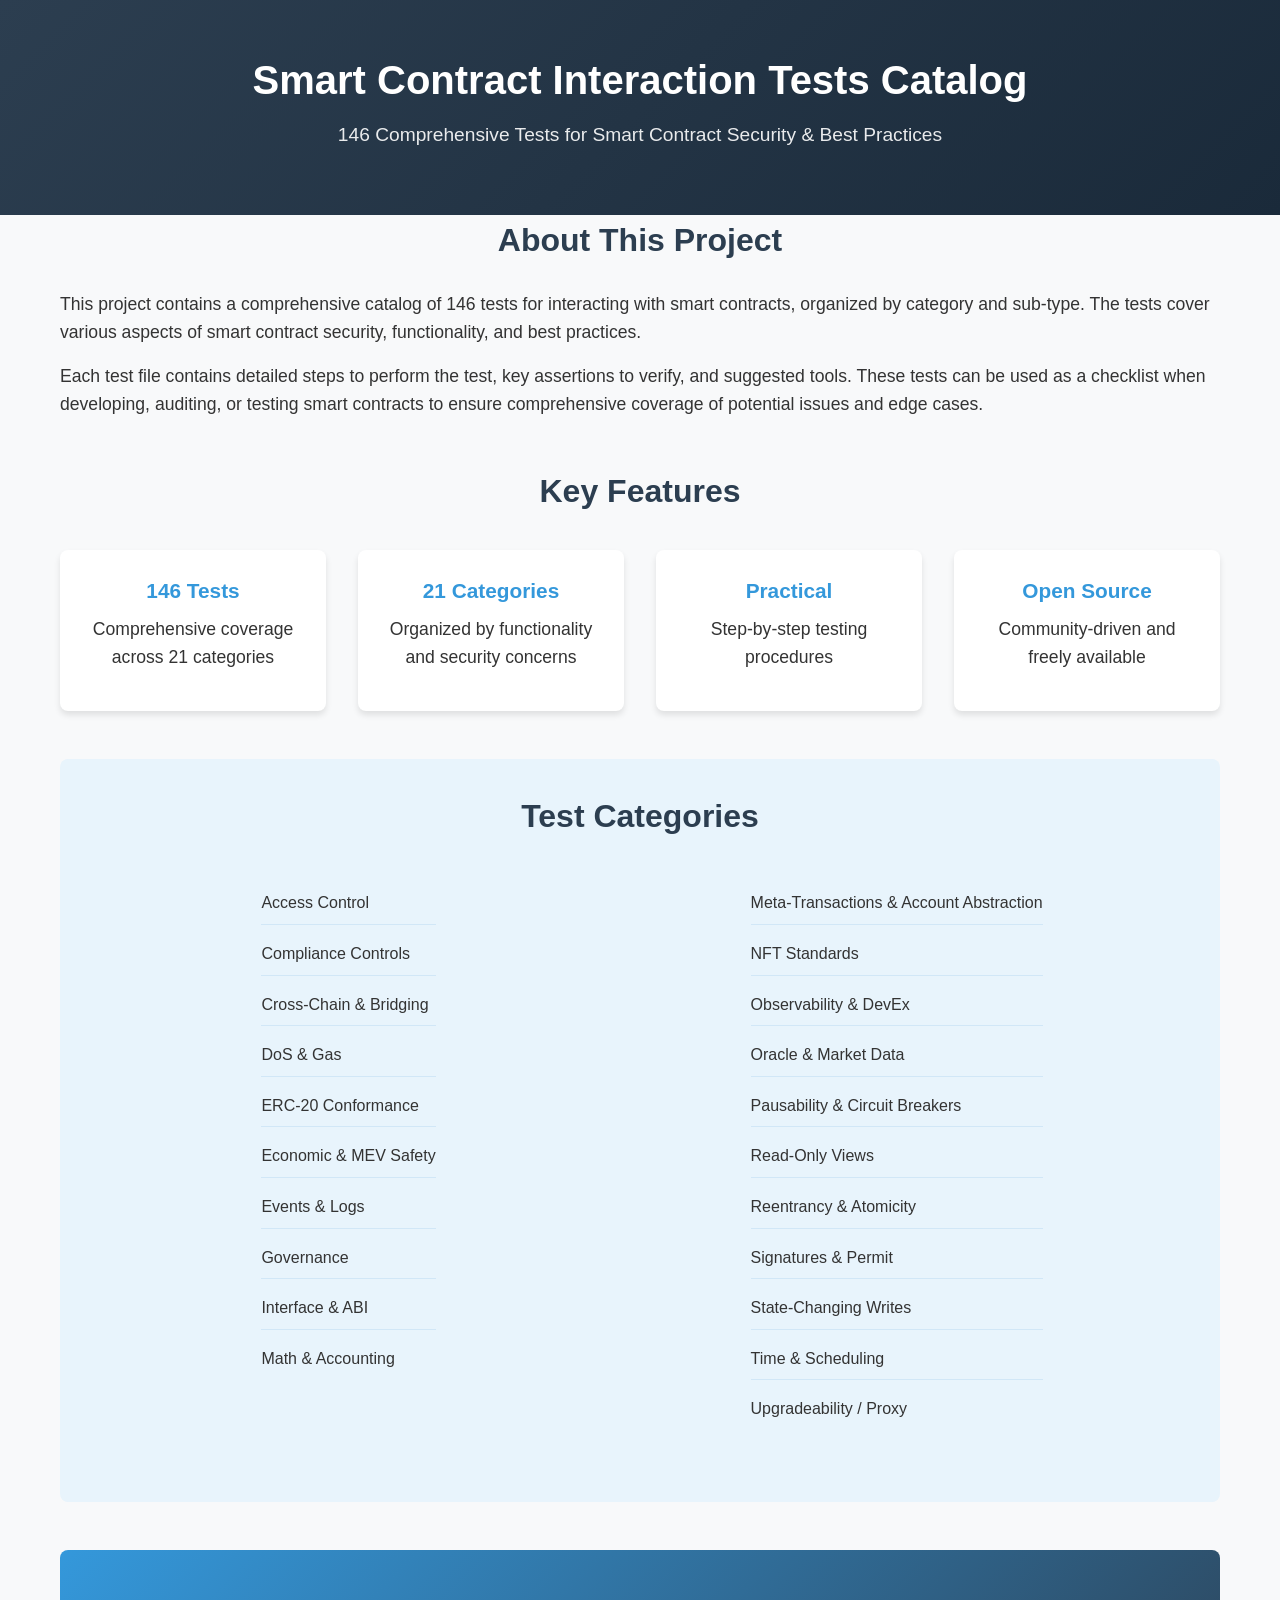
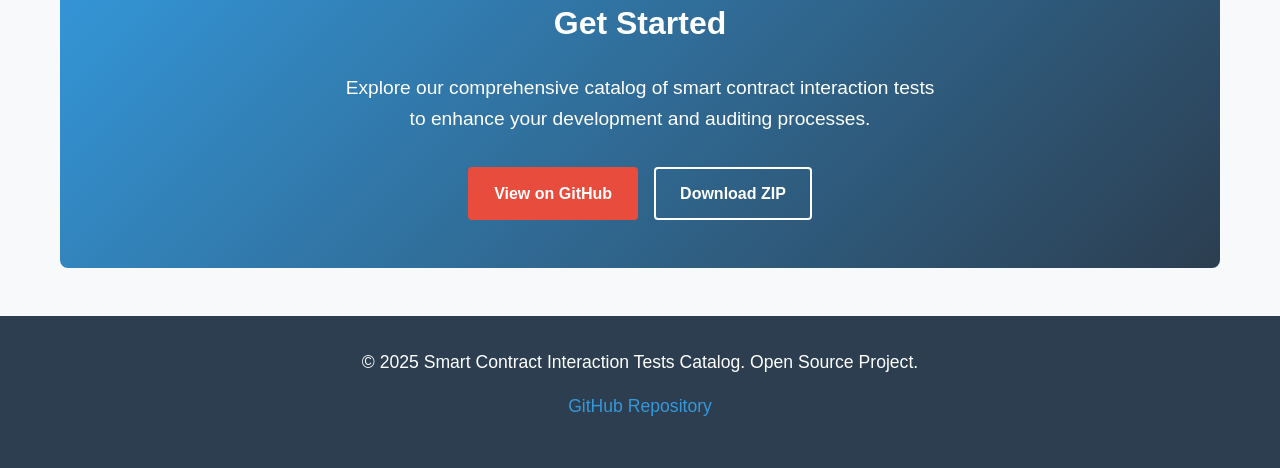
<file: index.html>
<!DOCTYPE html>
<html lang="en">
<head>
    <meta charset="UTF-8">
    <meta name="viewport" content="width=device-width, initial-scale=1.0">
    <title>Smart Contract Interaction Tests Catalog</title>
    <meta name="description" content="Comprehensive catalog of 146 smart contract interaction tests covering security, functionality, and best practices">
    <link rel="stylesheet" href="styles.css">
</head>
<body>
    <header>
        <div class="container">
            <h1>Smart Contract Interaction Tests Catalog</h1>
            <p class="subtitle">146 Comprehensive Tests for Smart Contract Security & Best Practices</p>
        </div>
    </header>

    <main class="container">
        <section class="intro">
            <h2>About This Project</h2>
            <p>This project contains a comprehensive catalog of 146 tests for interacting with smart contracts, organized by category and sub-type. The tests cover various aspects of smart contract security, functionality, and best practices.</p>
            <p>Each test file contains detailed steps to perform the test, key assertions to verify, and suggested tools. These tests can be used as a checklist when developing, auditing, or testing smart contracts to ensure comprehensive coverage of potential issues and edge cases.</p>
        </section>

        <section class="features">
            <h2>Key Features</h2>
            <div class="feature-grid">
                <div class="feature-card">
                    <h3>146 Tests</h3>
                    <p>Comprehensive coverage across 21 categories</p>
                </div>
                <div class="feature-card">
                    <h3>21 Categories</h3>
                    <p>Organized by functionality and security concerns</p>
                </div>
                <div class="feature-card">
                    <h3>Practical</h3>
                    <p>Step-by-step testing procedures</p>
                </div>
                <div class="feature-card">
                    <h3>Open Source</h3>
                    <p>Community-driven and freely available</p>
                </div>
            </div>
        </section>

        <section class="categories">
            <h2>Test Categories</h2>
            <div class="category-list">
                <ul>
                    <li>Access Control</li>
                    <li>Compliance Controls</li>
                    <li>Cross-Chain & Bridging</li>
                    <li>DoS & Gas</li>
                    <li>ERC-20 Conformance</li>
                    <li>Economic & MEV Safety</li>
                    <li>Events & Logs</li>
                    <li>Governance</li>
                    <li>Interface & ABI</li>
                    <li>Math & Accounting</li>
                </ul>
                <ul>
                    <li>Meta-Transactions & Account Abstraction</li>
                    <li>NFT Standards</li>
                    <li>Observability & DevEx</li>
                    <li>Oracle & Market Data</li>
                    <li>Pausability & Circuit Breakers</li>
                    <li>Read-Only Views</li>
                    <li>Reentrancy & Atomicity</li>
                    <li>Signatures & Permit</li>
                    <li>State-Changing Writes</li>
                    <li>Time & Scheduling</li>
                    <li>Upgradeability / Proxy</li>
                </ul>
            </div>
        </section>

        <section class="cta">
            <h2>Get Started</h2>
            <p>Explore our comprehensive catalog of smart contract interaction tests to enhance your development and auditing processes.</p>
            <div class="cta-buttons">
                <a href="https://github.com/attakdefand/SMART-CONTRACT-INTERACTIVE" class="btn primary">View on GitHub</a>
                <a href="https://github.com/attakdefand/SMART-CONTRACT-INTERACTIVE/archive/refs/heads/main.zip" class="btn secondary">Download ZIP</a>
            </div>
        </section>
    </main>

    <footer>
        <div class="container">
            <p>&copy; 2025 Smart Contract Interaction Tests Catalog. Open Source Project.</p>
            <p><a href="https://github.com/attakdefand/SMART-CONTRACT-INTERACTIVE">GitHub Repository</a></p>
        </div>
    </footer>
</body>
</html>
</file>
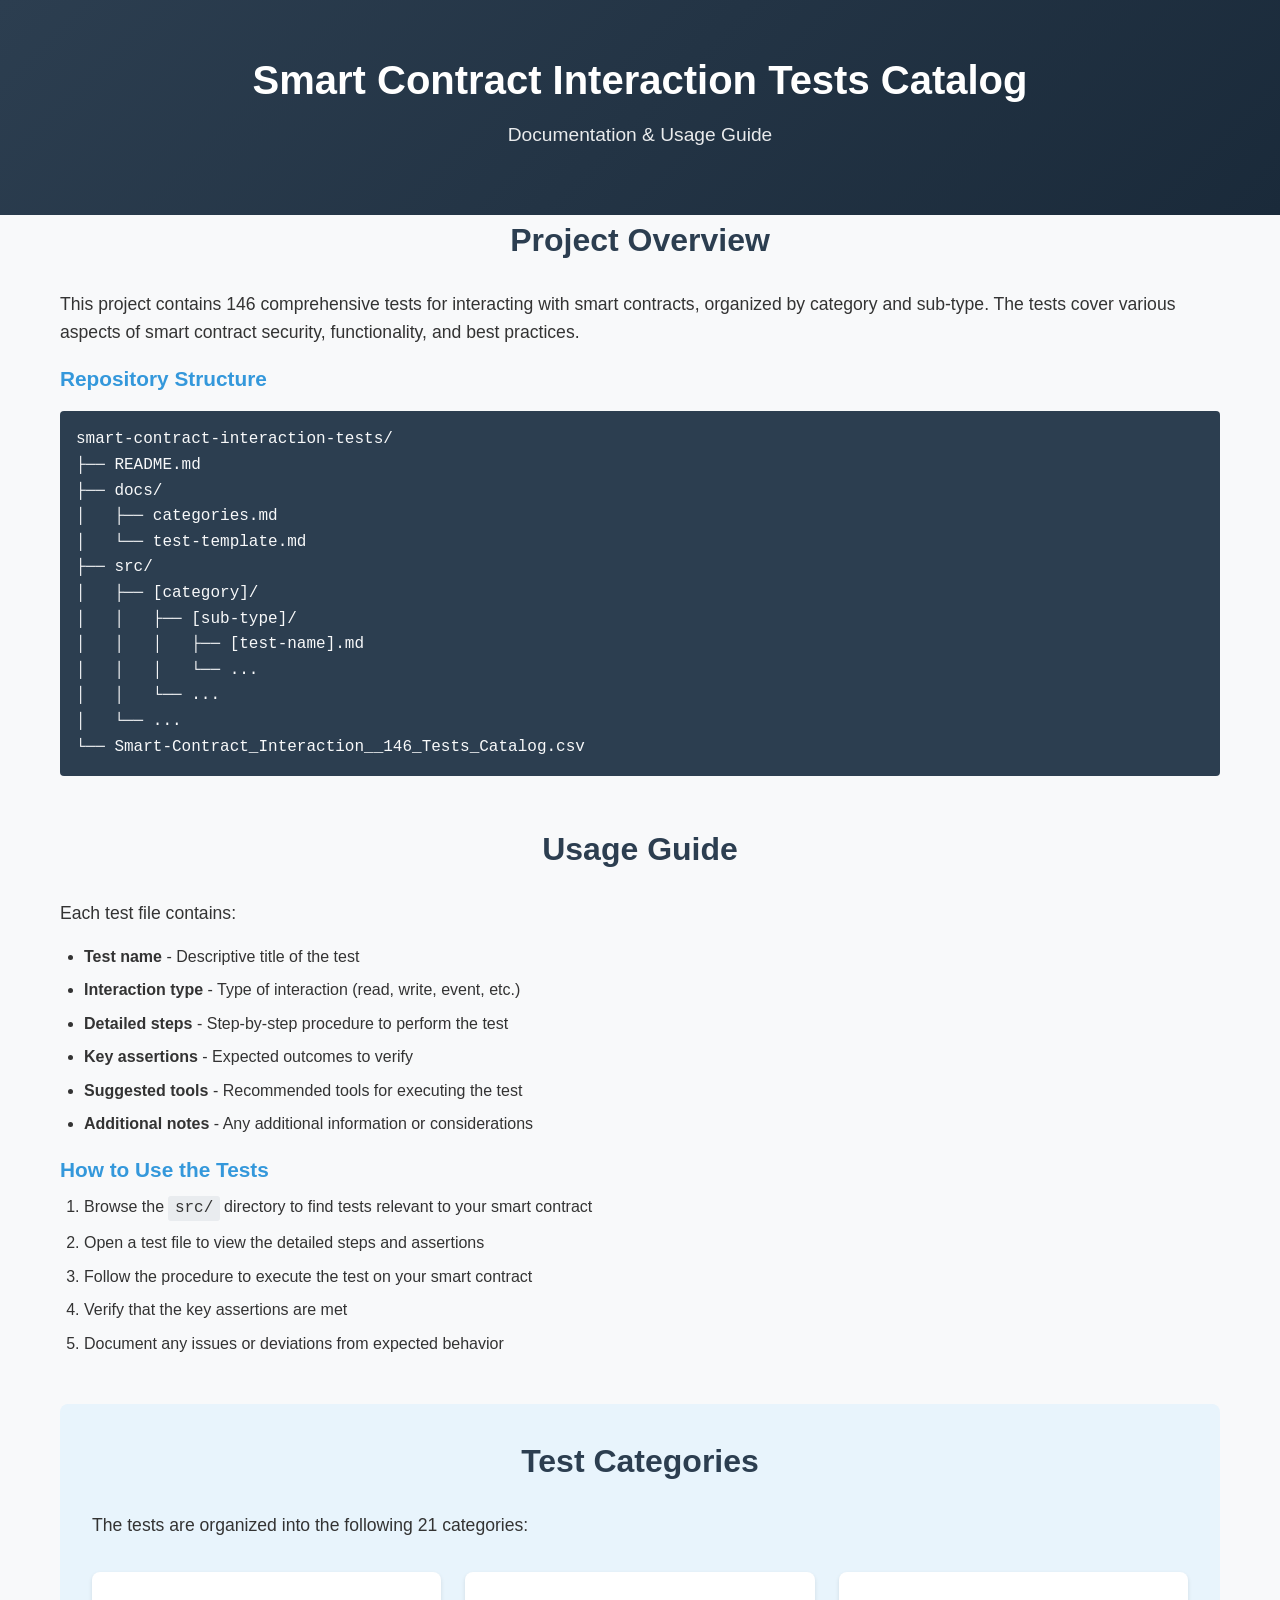
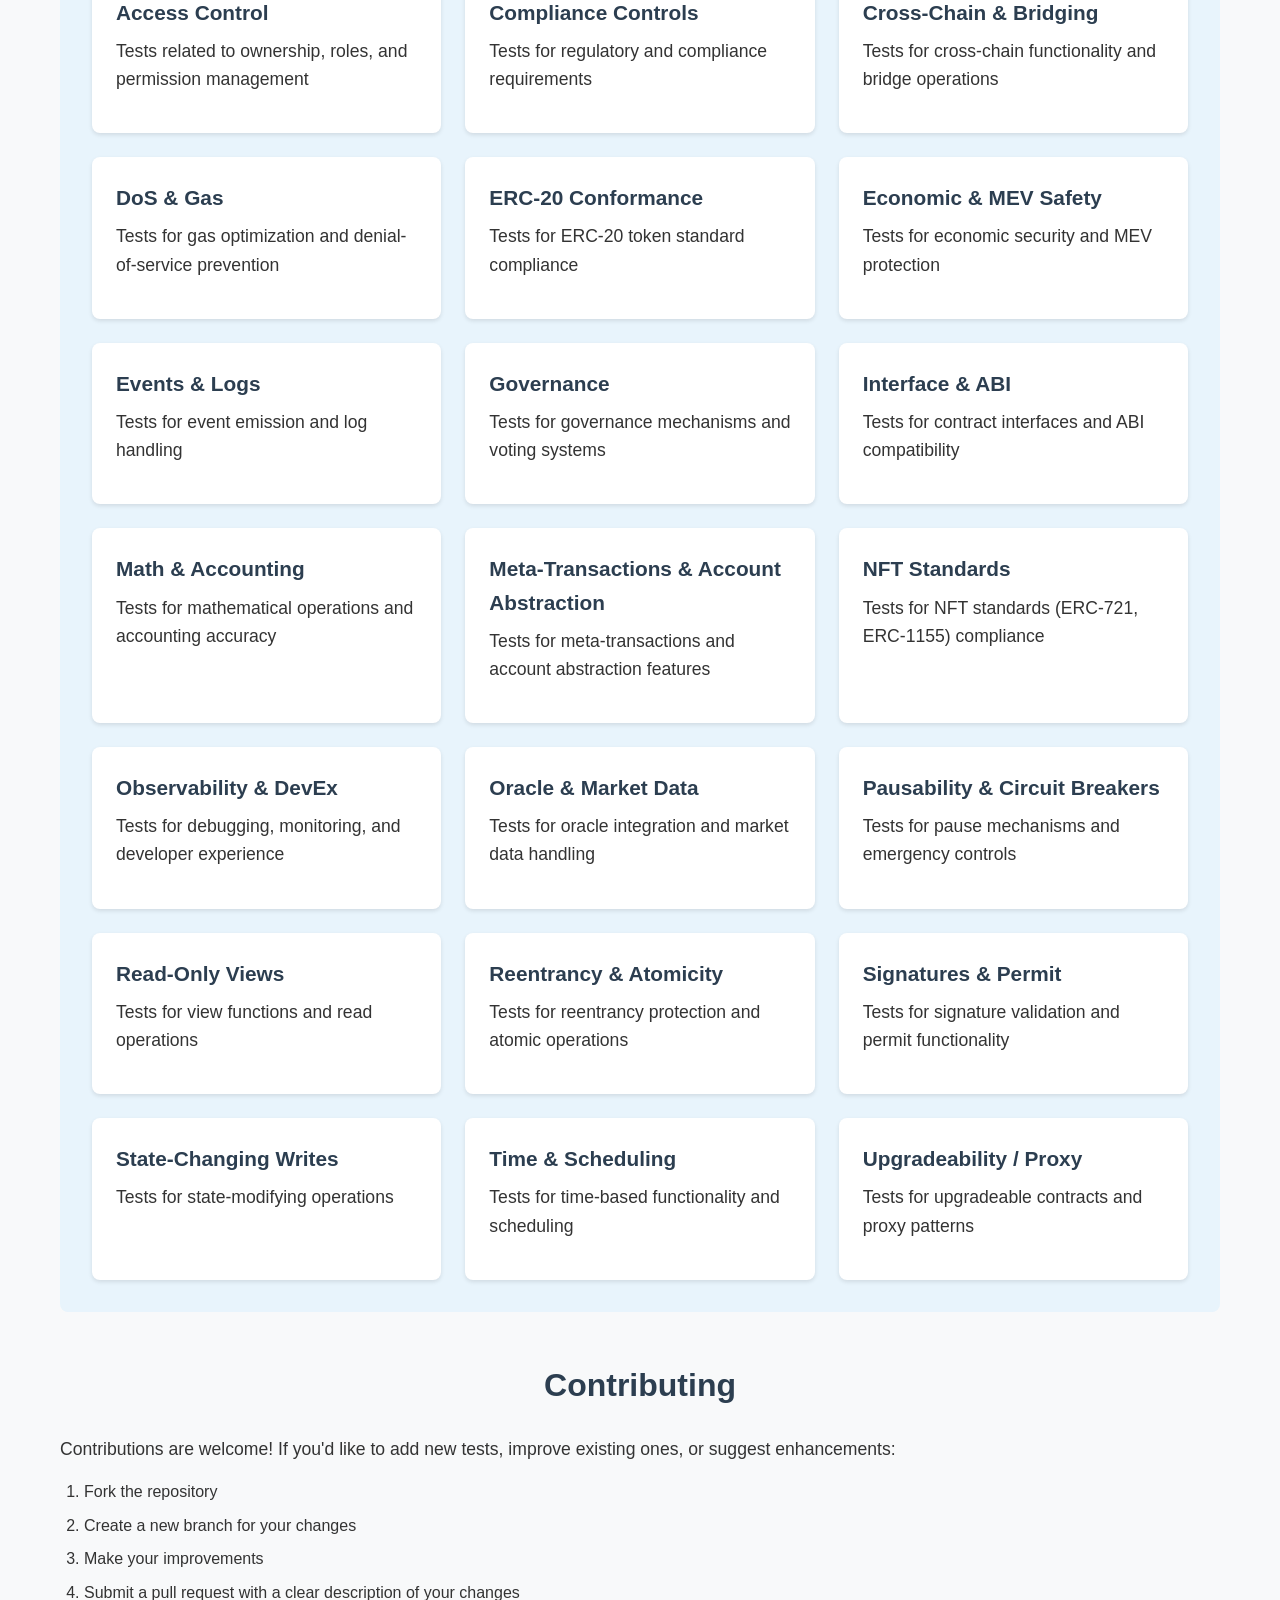
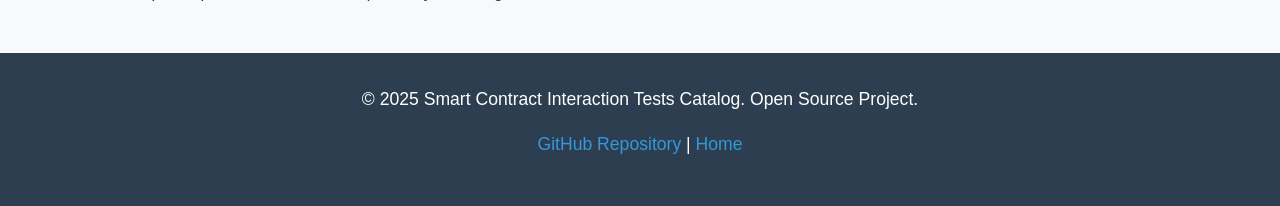
<file: documentation.html>
<!DOCTYPE html>
<html lang="en">
<head>
    <meta charset="UTF-8">
    <meta name="viewport" content="width=device-width, initial-scale=1.0">
    <title>Documentation - Smart Contract Interaction Tests Catalog</title>
    <meta name="description" content="Documentation for the Smart Contract Interaction Tests Catalog - comprehensive guide to using the 146 tests">
    <link rel="stylesheet" href="styles.css">
</head>
<body>
    <header>
        <div class="container">
            <h1>Smart Contract Interaction Tests Catalog</h1>
            <p class="subtitle">Documentation & Usage Guide</p>
        </div>
    </header>

    <main class="container">
        <section class="intro">
            <h2>Project Overview</h2>
            <p>This project contains 146 comprehensive tests for interacting with smart contracts, organized by category and sub-type. The tests cover various aspects of smart contract security, functionality, and best practices.</p>
            
            <h3>Repository Structure</h3>
            <pre><code>smart-contract-interaction-tests/
├── README.md
├── docs/
│   ├── categories.md
│   └── test-template.md
├── src/
│   ├── [category]/
│   │   ├── [sub-type]/
│   │   │   ├── [test-name].md
│   │   │   └── ...
│   │   └── ...
│   └── ...
└── Smart-Contract_Interaction__146_Tests_Catalog.csv
</code></pre>
        </section>

        <section class="usage">
            <h2>Usage Guide</h2>
            <p>Each test file contains:</p>
            <ul>
                <li><strong>Test name</strong> - Descriptive title of the test</li>
                <li><strong>Interaction type</strong> - Type of interaction (read, write, event, etc.)</li>
                <li><strong>Detailed steps</strong> - Step-by-step procedure to perform the test</li>
                <li><strong>Key assertions</strong> - Expected outcomes to verify</li>
                <li><strong>Suggested tools</strong> - Recommended tools for executing the test</li>
                <li><strong>Additional notes</strong> - Any additional information or considerations</li>
            </ul>

            <h3>How to Use the Tests</h3>
            <ol>
                <li>Browse the <code>src/</code> directory to find tests relevant to your smart contract</li>
                <li>Open a test file to view the detailed steps and assertions</li>
                <li>Follow the procedure to execute the test on your smart contract</li>
                <li>Verify that the key assertions are met</li>
                <li>Document any issues or deviations from expected behavior</li>
            </ol>
        </section>

        <section class="categories">
            <h2>Test Categories</h2>
            <p>The tests are organized into the following 21 categories:</p>
            
            <div class="category-grid">
                <div class="category-item">
                    <h3>Access Control</h3>
                    <p>Tests related to ownership, roles, and permission management</p>
                </div>
                <div class="category-item">
                    <h3>Compliance Controls</h3>
                    <p>Tests for regulatory and compliance requirements</p>
                </div>
                <div class="category-item">
                    <h3>Cross-Chain & Bridging</h3>
                    <p>Tests for cross-chain functionality and bridge operations</p>
                </div>
                <div class="category-item">
                    <h3>DoS & Gas</h3>
                    <p>Tests for gas optimization and denial-of-service prevention</p>
                </div>
                <div class="category-item">
                    <h3>ERC-20 Conformance</h3>
                    <p>Tests for ERC-20 token standard compliance</p>
                </div>
                <div class="category-item">
                    <h3>Economic & MEV Safety</h3>
                    <p>Tests for economic security and MEV protection</p>
                </div>
                <div class="category-item">
                    <h3>Events & Logs</h3>
                    <p>Tests for event emission and log handling</p>
                </div>
                <div class="category-item">
                    <h3>Governance</h3>
                    <p>Tests for governance mechanisms and voting systems</p>
                </div>
                <div class="category-item">
                    <h3>Interface & ABI</h3>
                    <p>Tests for contract interfaces and ABI compatibility</p>
                </div>
                <div class="category-item">
                    <h3>Math & Accounting</h3>
                    <p>Tests for mathematical operations and accounting accuracy</p>
                </div>
                <div class="category-item">
                    <h3>Meta-Transactions & Account Abstraction</h3>
                    <p>Tests for meta-transactions and account abstraction features</p>
                </div>
                <div class="category-item">
                    <h3>NFT Standards</h3>
                    <p>Tests for NFT standards (ERC-721, ERC-1155) compliance</p>
                </div>
                <div class="category-item">
                    <h3>Observability & DevEx</h3>
                    <p>Tests for debugging, monitoring, and developer experience</p>
                </div>
                <div class="category-item">
                    <h3>Oracle & Market Data</h3>
                    <p>Tests for oracle integration and market data handling</p>
                </div>
                <div class="category-item">
                    <h3>Pausability & Circuit Breakers</h3>
                    <p>Tests for pause mechanisms and emergency controls</p>
                </div>
                <div class="category-item">
                    <h3>Read-Only Views</h3>
                    <p>Tests for view functions and read operations</p>
                </div>
                <div class="category-item">
                    <h3>Reentrancy & Atomicity</h3>
                    <p>Tests for reentrancy protection and atomic operations</p>
                </div>
                <div class="category-item">
                    <h3>Signatures & Permit</h3>
                    <p>Tests for signature validation and permit functionality</p>
                </div>
                <div class="category-item">
                    <h3>State-Changing Writes</h3>
                    <p>Tests for state-modifying operations</p>
                </div>
                <div class="category-item">
                    <h3>Time & Scheduling</h3>
                    <p>Tests for time-based functionality and scheduling</p>
                </div>
                <div class="category-item">
                    <h3>Upgradeability / Proxy</h3>
                    <p>Tests for upgradeable contracts and proxy patterns</p>
                </div>
            </div>
        </section>

        <section class="contribute">
            <h2>Contributing</h2>
            <p>Contributions are welcome! If you'd like to add new tests, improve existing ones, or suggest enhancements:</p>
            <ol>
                <li>Fork the repository</li>
                <li>Create a new branch for your changes</li>
                <li>Make your improvements</li>
                <li>Submit a pull request with a clear description of your changes</li>
            </ol>
        </section>
    </main>

    <footer>
        <div class="container">
            <p>&copy; 2025 Smart Contract Interaction Tests Catalog. Open Source Project.</p>
            <p><a href="https://github.com/attakdefand/SMART-CONTRACT-INTERACTIVE">GitHub Repository</a> | 
            <a href="index.html">Home</a></p>
        </div>
    </footer>
</body>
</html>
</file>
<file: styles.css>
/* Reset and base styles */
* {
    margin: 0;
    padding: 0;
    box-sizing: border-box;
}

body {
    font-family: 'Segoe UI', Tahoma, Geneva, Verdana, sans-serif;
    line-height: 1.6;
    color: #333;
    background-color: #f8f9fa;
}

.container {
    max-width: 1200px;
    margin: 0 auto;
    padding: 0 20px;
}

/* Header styles */
header {
    background: linear-gradient(135deg, #2c3e50, #1a2a3a);
    color: white;
    padding: 3rem 0;
    text-align: center;
}

header h1 {
    font-size: 2.5rem;
    margin-bottom: 0.5rem;
}

.subtitle {
    font-size: 1.2rem;
    opacity: 0.9;
}

/* Main content */
main {
    padding: 2rem 0;
}

section {
    margin-bottom: 3rem;
}

h2 {
    font-size: 2rem;
    margin-bottom: 1.5rem;
    color: #2c3e50;
    text-align: center;
}

h3 {
    font-size: 1.3rem;
    margin-bottom: 0.5rem;
    color: #3498db;
}

p {
    margin-bottom: 1rem;
    font-size: 1.1rem;
}

/* Feature grid */
.feature-grid {
    display: grid;
    grid-template-columns: repeat(auto-fit, minmax(250px, 1fr));
    gap: 2rem;
    margin-top: 2rem;
}

.feature-card {
    background: white;
    padding: 1.5rem;
    border-radius: 8px;
    box-shadow: 0 4px 6px rgba(0, 0, 0, 0.1);
    text-align: center;
    transition: transform 0.3s ease;
}

.feature-card:hover {
    transform: translateY(-5px);
}

/* Categories */
.categories {
    background-color: #e8f4fc;
    padding: 2rem;
    border-radius: 8px;
}

.category-list {
    display: flex;
    justify-content: space-around;
    flex-wrap: wrap;
    margin-top: 1rem;
}

.category-list ul {
    list-style: none;
    padding: 1rem;
}

.category-list li {
    padding: 0.5rem 0;
    border-bottom: 1px solid #d1e7f7;
}

.category-list li:last-child {
    border-bottom: none;
}

/* CTA section */
.cta {
    text-align: center;
    background: linear-gradient(135deg, #3498db, #2c3e50);
    color: white;
    padding: 3rem 2rem;
    border-radius: 8px;
}

.cta h2 {
    color: white;
}

.cta p {
    font-size: 1.2rem;
    max-width: 600px;
    margin: 0 auto 2rem;
}

.cta-buttons {
    display: flex;
    justify-content: center;
    gap: 1rem;
    flex-wrap: wrap;
}

/* Buttons */
.btn {
    display: inline-block;
    padding: 12px 24px;
    border-radius: 4px;
    text-decoration: none;
    font-weight: bold;
    transition: all 0.3s ease;
    border: 2px solid transparent;
}

.primary {
    background-color: #e74c3c;
    color: white;
}

.primary:hover {
    background-color: #c0392b;
    transform: scale(1.05);
}

.secondary {
    background-color: transparent;
    color: white;
    border-color: white;
}

.secondary:hover {
    background-color: rgba(255, 255, 255, 0.1);
    transform: scale(1.05);
}

/* Footer */
footer {
    background-color: #2c3e50;
    color: white;
    text-align: center;
    padding: 2rem 0;
    margin-top: 2rem;
}

footer a {
    color: #3498db;
    text-decoration: none;
}

footer a:hover {
    text-decoration: underline;
}

/* Category grid for documentation */
.category-grid {
    display: grid;
    grid-template-columns: repeat(auto-fit, minmax(300px, 1fr));
    gap: 1.5rem;
    margin-top: 2rem;
}

.category-item {
    background: white;
    padding: 1.5rem;
    border-radius: 8px;
    box-shadow: 0 2px 4px rgba(0, 0, 0, 0.1);
}

.category-item h3 {
    margin-bottom: 0.5rem;
    color: #2c3e50;
}

/* Code blocks */
pre {
    background: #2c3e50;
    color: #f8f9fa;
    padding: 1rem;
    border-radius: 4px;
    overflow-x: auto;
    margin: 1rem 0;
}

code {
    font-family: 'Courier New', monospace;
    background: #e9ecef;
    padding: 0.2rem 0.4rem;
    border-radius: 3px;
}

pre code {
    background: none;
    padding: 0;
}

/* Lists */
ul, ol {
    margin-left: 1.5rem;
    margin-bottom: 1rem;
}

li {
    margin-bottom: 0.5rem;
}

/* Responsive design */
@media (max-width: 768px) {
    header h1 {
        font-size: 2rem;
    }
    
    .subtitle {
        font-size: 1rem;
    }
    
    h2 {
        font-size: 1.5rem;
    }
    
    .feature-grid {
        grid-template-columns: 1fr;
    }
    
    .category-list {
        flex-direction: column;
        align-items: center;
    }
    
    .cta-buttons {
        flex-direction: column;
        align-items: center;
    }
    
    .btn {
        width: 80%;
        margin-bottom: 1rem;
    }
    
    .category-grid {
        grid-template-columns: 1fr;
    }
}
</file>
